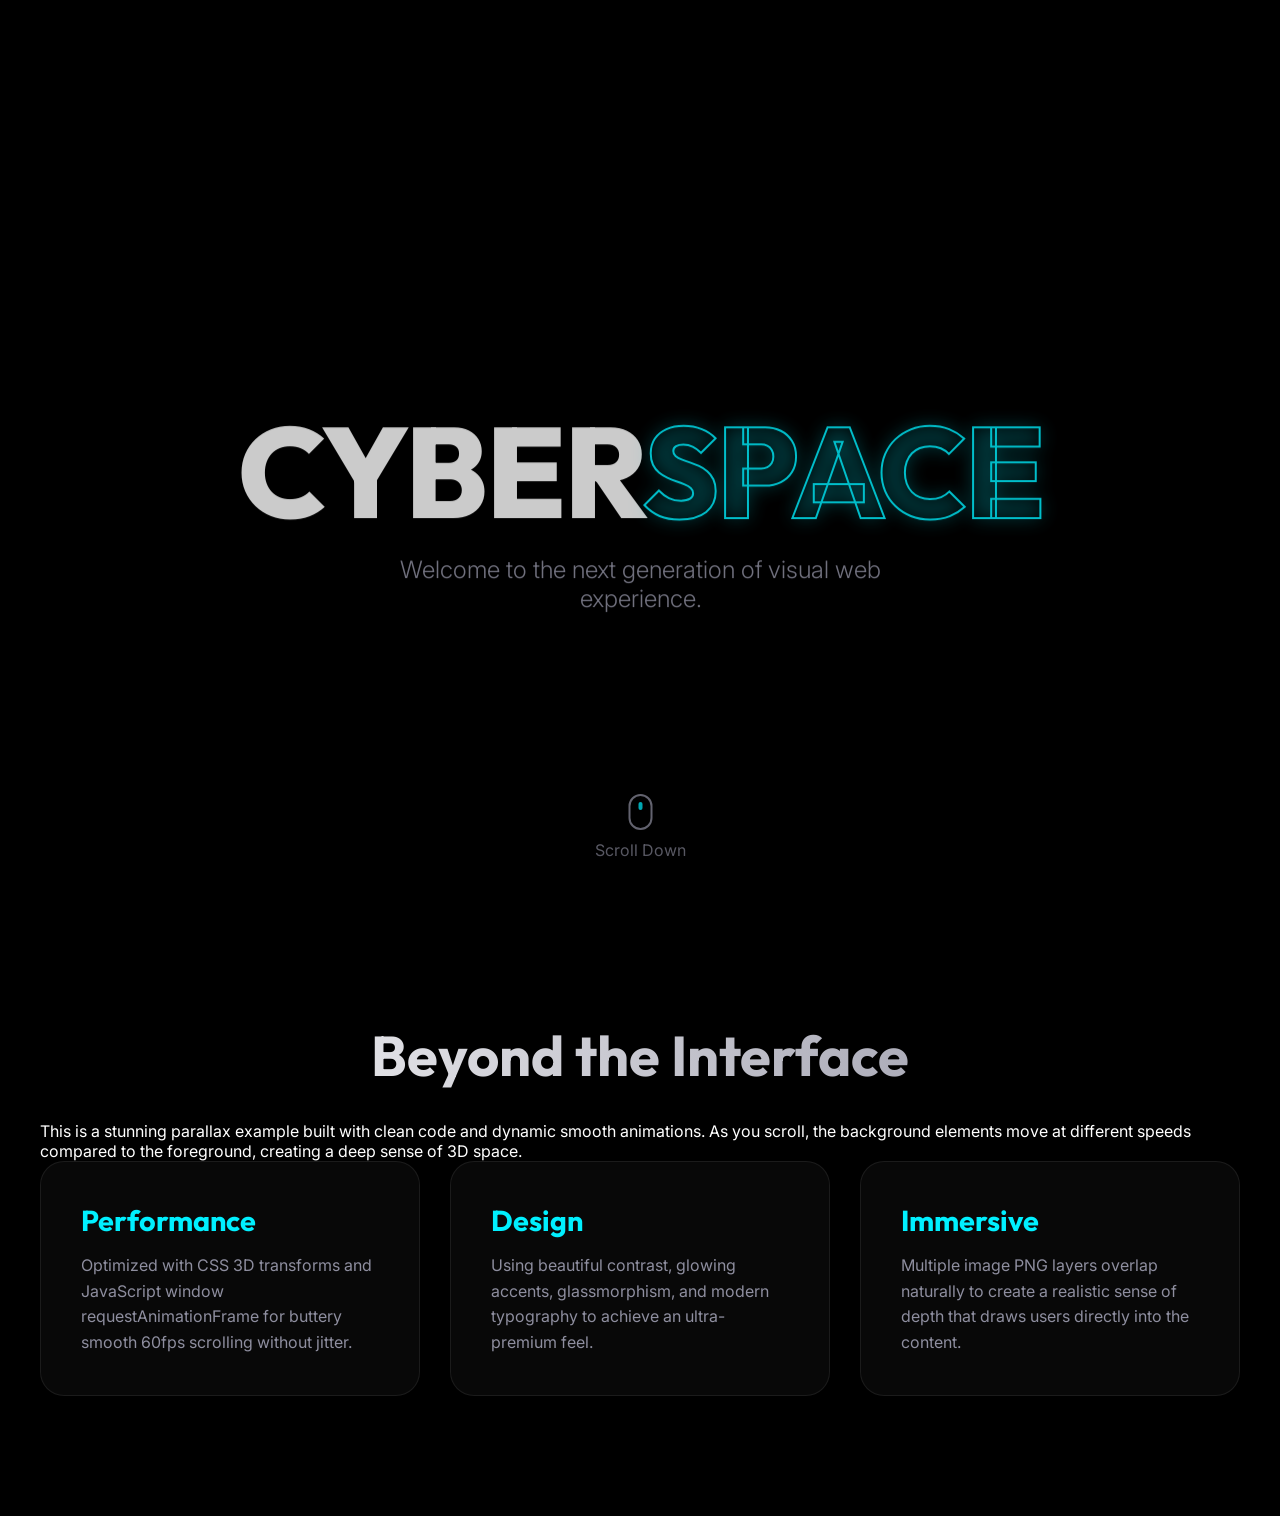
<file: parallax.html>
<!DOCTYPE html>
<html lang="en">

<head>
    <meta charset="UTF-8">
    <meta name="viewport" content="width=device-width, initial-scale=1.0">
    <title>Dynamic Parallax Experience</title>
    <link rel="stylesheet" href="parallax.css">
</head>

<body>
    <div class="parallax-container">
        <!-- Parallax layers removed -->

        <div class="hero-content" id="text">
            <h1>CYBER<span>SPACE</span></h1>
            <p>Welcome to the next generation of visual web experience.</p>
        </div>

        <!-- Foreground layer removed -->

        <div class="scroll-indicator">
            <div class="mouse"></div>
            <p>Scroll Down</p>
        </div>
    </div>

    <div class="content">
        <div class="container">
            <h2>Beyond the Interface</h2>
            <p>This is a stunning parallax example built with clean code and dynamic smooth animations. As you scroll,
                the background elements move at different speeds compared to the foreground, creating a deep sense of 3D
                space.</p>
            <div class="cards">
                <div class="card">
                    <h3>Performance</h3>
                    <p>Optimized with CSS 3D transforms and JavaScript window requestAnimationFrame for buttery smooth
                        60fps scrolling without jitter.</p>
                </div>
                <div class="card">
                    <h3>Design</h3>
                    <p>Using beautiful contrast, glowing accents, glassmorphism, and modern typography to achieve an
                        ultra-premium feel.</p>
                </div>
                <div class="card">
                    <h3>Immersive</h3>
                    <p>Multiple image PNG layers overlap naturally to create a realistic sense of depth that draws users
                        directly into the content.</p>
                </div>
            </div>
        </div>
    </div>

    <script src="parallax.js"></script>
</body>

</html>
</file>
<file: parallax.css>
@import url('https://fonts.googleapis.com/css2?family=Outfit:wght@300;500;800&family=Inter:wght@400;600&display=swap');

:root {
    --bg-dark: #000000;
    --text-main: #ffffff;
    --text-muted: #8e8e9f;
    --accent: #00f0ff;
    --card-bg: rgba(255, 255, 255, 0.03);
    --border: rgba(255, 255, 255, 0.08);
}

* {
    margin: 0;
    padding: 0;
    box-sizing: border-box;
}

body {
    background-color: var(--bg-dark);
    color: var(--text-main);
    font-family: 'Inter', sans-serif;
    overflow-x: hidden;
}

/* --- Parallax Hero Section --- */
.parallax-container {
    position: relative;
    width: 100vw;
    height: 100vh;
    overflow: hidden;
    /* Only hide X & Y in the container so layers don't bleed out */
    display: flex;
    justify-content: center;
    align-items: center;
    background-color: var(--bg-dark);
}

.parallax-layer {
    position: absolute;
    top: 0;
    left: 0;
    width: 100%;
    height: 100%;
    object-fit: cover;
    /* Ensures image fills the container beautifully */
    pointer-events: none;
    /* Let clicks pass through images */
    will-change: transform;
}

/* Layer Depths using Z-Index */
.layer-bg {
    z-index: 1;
}

.layer-mid {
    z-index: 2;
}

.layer-front {
    z-index: 4;
}

.hero-content {
    position: relative;
    z-index: 3;
    text-align: center;
    will-change: transform;
    pointer-events: none;
    /* Passes clicks slightly */
}

.hero-content h1 {
    font-family: 'Outfit', sans-serif;
    font-size: 8rem;
    font-weight: 800;
    letter-spacing: -2px;
    line-height: 1;
    margin-bottom: 20px;
    text-transform: uppercase;
    text-shadow: 0 10px 30px rgba(0, 0, 0, 0.5);
}

.hero-content h1 span {
    color: transparent;
    -webkit-text-stroke: 2px var(--accent);
    text-shadow: 0 0 20px rgba(0, 240, 255, 0.3);
}

.hero-content p {
    font-size: 1.5rem;
    font-weight: 300;
    color: var(--text-muted);
    max-width: 600px;
    margin: 0 auto;
}

/* --- Scroll Indicator --- */
.scroll-indicator {
    position: absolute;
    bottom: 40px;
    left: 50%;
    transform: translateX(-50%);
    z-index: 5;
    text-align: center;
    color: var(--text-muted);
    display: flex;
    flex-direction: column;
    align-items: center;
    gap: 10px;
    opacity: 0.7;
    animation: fadeInOut 2s infinite;
}

.mouse {
    width: 24px;
    height: 36px;
    border: 2px solid var(--text-muted);
    border-radius: 12px;
    position: relative;
}

.mouse::before {
    content: '';
    position: absolute;
    top: 6px;
    left: 50%;
    transform: translateX(-50%);
    width: 4px;
    height: 8px;
    background: var(--accent);
    border-radius: 2px;
    animation: scrollDown 1.5s infinite;
}

@keyframes scrollDown {
    0% {
        transform: translate(-50%, 0);
        opacity: 1;
    }

    100% {
        transform: translate(-50%, 12px);
        opacity: 0;
    }
}

@keyframes fadeInOut {

    0%,
    100% {
        opacity: 0.5;
    }

    50% {
        opacity: 1;
    }
}

/* --- Content Section --- */
.content {
    position: relative;
    background: var(--bg-dark);
    z-index: 10;
    padding: 120px 20px;
    box-shadow: 0 -20px 50px rgba(0, 0, 0, 0.8);
}

.container {
    max-width: 1200px;
    margin: 0 auto;
}

.content h2 {
    font-family: 'Outfit', sans-serif;
    font-size: 3.5rem;
    margin-bottom: 30px;
    text-align: center;
    background: linear-gradient(90deg, #fff, var(--text-muted));
    -webkit-background-clip: text;
    -webkit-text-fill-color: transparent;
}

.content>p {
    text-align: center;
    font-size: 1.2rem;
    color: var(--text-muted);
    max-width: 800px;
    margin: 0 auto 80px;
    line-height: 1.8;
}

.cards {
    display: grid;
    grid-template-columns: repeat(auto-fit, minmax(300px, 1fr));
    gap: 30px;
}

.card {
    background: var(--card-bg);
    border: 1px solid var(--border);
    padding: 40px;
    border-radius: 24px;
    transition: transform 0.4s ease, border-color 0.4s ease, box-shadow 0.4s ease;
    backdrop-filter: blur(10px);
}

.card:hover {
    transform: translateY(-10px);
    border-color: rgba(255, 255, 255, 0.2);
    box-shadow: 0 20px 40px rgba(0, 240, 255, 0.05);
}

.card h3 {
    font-family: 'Outfit', sans-serif;
    font-size: 1.8rem;
    margin-bottom: 15px;
    color: var(--accent);
}

.card p {
    color: var(--text-muted);
    line-height: 1.6;
}

/* --- Responsive Adjustments --- */
@media (max-width: 768px) {
    .hero-content h1 {
        font-size: 4rem;
    }

    .hero-content p {
        font-size: 1.1rem;
        padding: 0 20px;
    }

    .content h2 {
        font-size: 2.5rem;
    }
}
</file>
